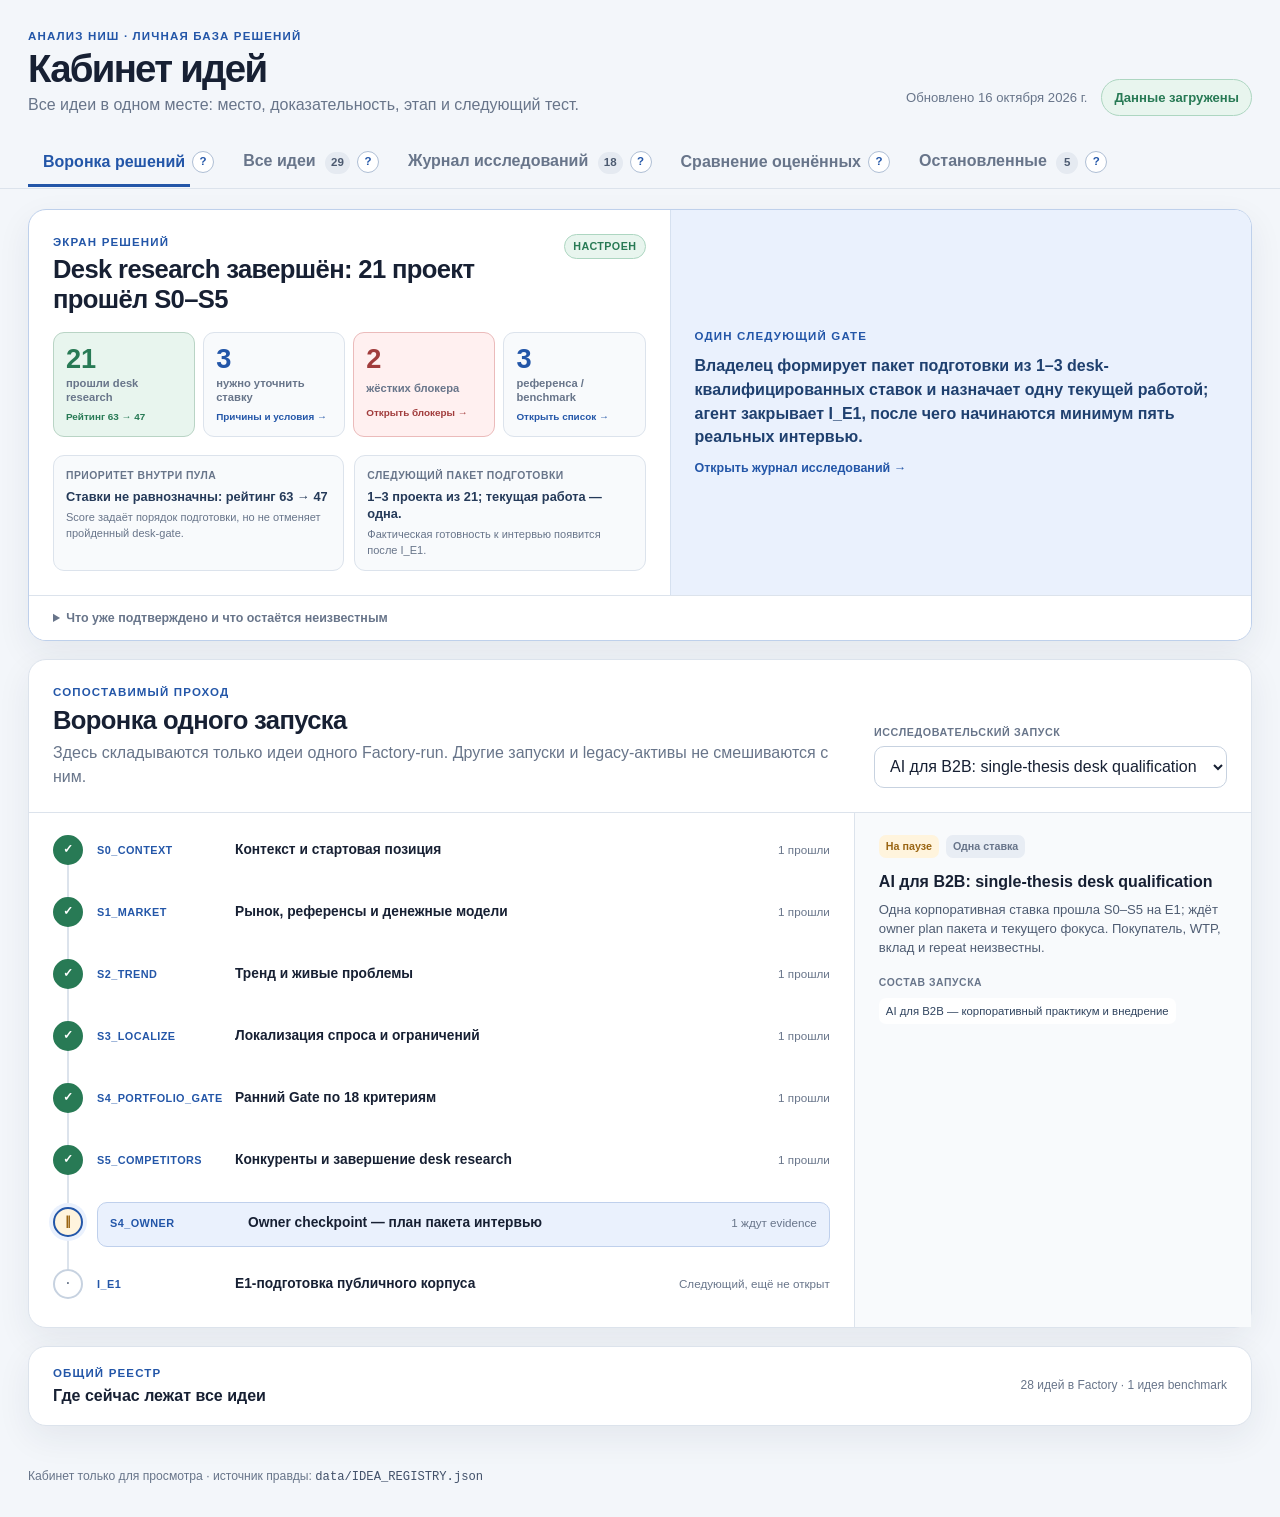
<file: dashboard/index.html>
<!doctype html>
<html lang="ru">
  <head>
    <meta charset="utf-8" />
    <meta name="viewport" content="width=device-width, initial-scale=1" />
    <meta name="color-scheme" content="light" />
    <title>Анализ Ниш — Кабинет идей</title>
    <link rel="icon" href="./favicon.svg?v=20260703" type="image/svg+xml" />
    <link rel="stylesheet" href="./styles.css?v=20261016-current-hit-parade-2" />
  </head>
  <body>
    <header class="topbar">
      <div class="brand-block">
        <p class="eyebrow">Анализ Ниш · личная база решений</p>
        <h1>Кабинет идей</h1>
        <p class="page-summary">Все идеи в одном месте: место, доказательность, этап и следующий тест.</p>
      </div>
      <div class="topbar-meta">
        <span class="updated" id="updated-at"></span>
        <div class="status" id="data-status" role="status">Загрузка данных</div>
      </div>
    </header>

    <nav class="view-tabs" aria-label="Разделы кабинета" role="tablist">
      <div class="view-tab-wrap" role="presentation"><button class="view-tab active" type="button" role="tab" aria-selected="true" aria-controls="view-funnel" data-view="funnel">Воронка решений</button><button class="tab-help help-trigger" type="button" data-tooltip="Показывает не только текущую полку, но и сколько идей дошло, прошло дальше и остановилось на каждом этапе." aria-label="Что находится в разделе «Воронка решений»?">?</button></div>
      <div class="view-tab-wrap" role="presentation"><button class="view-tab" type="button" role="tab" aria-selected="false" aria-controls="view-all-ideas" data-view="all-ideas">Все идеи <span class="tab-count" id="tab-total">0</span></button><button class="tab-help help-trigger" type="button" data-tooltip="Полный реестр всех сохранённых идей. Нажатие «Все идеи» сбрасывает фильтры и возвращает весь список." aria-label="Что находится в разделе «Все идеи»?">?</button></div>
      <div class="view-tab-wrap" role="presentation"><button class="view-tab" type="button" role="tab" aria-selected="false" aria-controls="view-research" data-view="research">Журнал исследований <span class="tab-count" id="tab-runs">0</span></button><button class="tab-help help-trigger" type="button" data-tooltip="История отдельных исследовательских прогонов: что, когда и какими источниками проверяли, к какому выводу пришли. Это не второй список идей." aria-label="Что находится в разделе «Журнал исследований»?">?</button></div>
      <div class="view-tab-wrap" role="presentation"><button class="view-tab" type="button" role="tab" aria-selected="false" aria-controls="view-portfolio" data-view="portfolio">Сравнение оценённых</button><button class="tab-help help-trigger" type="button" data-tooltip="Актуальный хит-парад берётся из реестра desk-квалифицированных ставок. Отдельно доступны исторические таблицы v0.7; все идеи остаются в общем реестре." aria-label="Что находится в разделе «Сравнение оценённых»?">?</button></div>
      <div class="view-tab-wrap" role="presentation"><button class="view-tab" type="button" role="tab" aria-selected="false" aria-controls="view-archive" data-view="archive">Остановленные <span class="tab-count" id="tab-archive">0</span></button><button class="tab-help help-trigger" type="button" data-tooltip="Идеи на паузе и в отсеве. Они не удалены: у каждой сохраняются причина остановки и условие возврата." aria-label="Что находится в разделе «Остановленные»?">?</button></div>
    </nav>

    <main class="layout" id="main-content">
      <div class="error-message" id="error-message" hidden></div>

      <section class="app-view" id="view-all-ideas" role="tabpanel" data-panel="all-ideas" hidden>
        <section class="panel registry-panel" aria-labelledby="registry-title">
          <div class="section-head registry-head">
            <div>
              <div class="section-kicker">Единый реестр</div>
              <h2 id="registry-title">Все идеи</h2>
              <p>Рейтинг осторожный: высокая оценка без доказательств остаётся ближе к нейтральным 50.</p>
            </div>
            <div class="add-instruction"><span>Добавить идею</span><strong id="add-idea-instruction">«Заземли идею: …»</strong></div>
          </div>

          <div class="registry-controls" aria-label="Фильтры реестра">
            <label class="search-control">
              <span>Поиск</span>
              <input id="idea-search" type="search" placeholder="Название, категория, риск…" autocomplete="off" />
            </label>
            <label>
              <span>Категория</span>
              <select id="category-filter"><option value="all">Все категории</option></select>
            </label>
            <label>
              <span>Этап</span>
              <select id="stage-filter"><option value="all">Все этапы</option></select>
            </label>
            <label>
              <span>Решение</span>
              <select id="gate-filter"><option value="all">Все решения</option></select>
            </label>
            <label>
              <span>Сортировка</span>
              <select id="sort-control">
                <option value="current">Текущий рейтинг</option>
                <option value="base">Предварительная оценка</option>
                <option value="confidence">Глубина исследования</option>
                <option value="stage">Этап воронки</option>
                <option value="title">По названию</option>
              </select>
            </label>
            <button class="reset-button" id="reset-filters" type="button">Сбросить</button>
          </div>

          <div class="registry-result-line"><strong id="result-count">0 идей</strong><span id="filter-description">без фильтров</span></div>
          <div class="idea-table-head" aria-hidden="true">
            <span>№</span><span>Идея</span><span>Рейтинг</span><span>Доверие</span><span>Этап</span><span>Решение</span><span>Почему здесь</span><span></span>
          </div>
          <div class="idea-list" id="idea-list"></div>
          <div class="empty-state" id="idea-empty" hidden>
            <strong id="idea-empty-title">По этим фильтрам идей нет</strong>
            <p id="idea-empty-text">Сбрось фильтры или добавь новую идею через чат.</p>
            <button class="empty-reset-button" id="show-all-ideas" type="button">Показать все идеи</button>
          </div>
        </section>

        <details class="panel model-note">
          <summary>Как меняется место в рейтинге</summary>
          <div class="model-note-body">
            <p><strong>Предварительная оценка</strong> — что мы сейчас думаем о потенциале. <strong>Доверие</strong> — насколько это подтверждено. <strong>Текущий рейтинг</strong> — осторожное число после поправки на неизвестность.</p>
            <code id="ranking-formula">50 + (оценка − 50) × доверие</code>
            <p>Исследование не обязано поднимать идею: хорошая гипотеза поднимается после подтверждения, слабая — опускается. Этап и результат проверки показаны отдельно и не маскируются внутри рейтинга.</p>
          </div>
        </details>
      </section>

      <section class="app-view active" id="view-funnel" role="tabpanel" data-panel="funnel">
        <section class="decision-brief" id="decision-brief" aria-labelledby="decision-brief-title"></section>
        <section class="panel round-selection-panel" id="round-selection-panel" aria-labelledby="round-selection-title" hidden>
          <div class="section-head round-selection-head">
            <div><div class="section-kicker">Расшифровка статуса</div><h2 id="round-selection-title">Идеи группы</h2><p id="round-selection-note">Здесь показаны этап, причина решения и следующий gate.</p></div>
            <button class="reset-button" id="close-round-selection" type="button">Закрыть</button>
          </div>
          <div class="round-selection-groups" id="round-selection-groups"></div>
        </section>
        <section class="panel run-funnel-panel" aria-labelledby="run-funnel-title">
          <div class="section-head run-funnel-head">
            <div><div class="section-kicker">Сопоставимый проход</div><h2 id="run-funnel-title">Воронка одного запуска</h2><p>Здесь складываются только идеи одного Factory-run. Другие запуски и legacy-активы не смешиваются с ним.</p></div>
            <label class="run-select-control"><span>Исследовательский запуск</span><select id="run-select"></select></label>
          </div>
          <div class="run-funnel-body" id="run-funnel-body"></div>
        </section>
        <details class="panel stage-map-panel">
          <summary><span><span class="section-kicker">Общий реестр</span><strong>Где сейчас лежат все идеи</strong></span><span class="stage-map-summary" id="stage-map-summary">Открыть карту стадий</span></summary>
          <div class="stage-map-intro"><p>Одна идея показана в одном текущем месте. Нажми этап, чтобы открыть его проекты и причины решений.</p></div>
          <ol class="funnel-grid" id="funnel-grid"></ol>
          <div class="benchmark-row" id="benchmark-row"></div>
        </details>
        <section class="panel funnel-selection-panel" id="funnel-selection-panel" hidden>
          <div class="section-head funnel-selection-head">
            <div><div class="section-kicker">Выбранный этап</div><h2 id="funnel-selection-title">Идеи этапа</h2><p id="funnel-selection-note">Здесь видны все идеи, которые дошли до этапа, включая прошедшие дальше и остановленные.</p></div>
            <button class="help-trigger" type="button" data-tooltip="Текущий рейтинг учитывает предварительную оценку и доверие к доказательствам. Этап и результат проверки показаны отдельно и не добавляют скрытых баллов." aria-label="Как упорядочены идеи этапа?">?</button>
          </div>
          <div class="funnel-selection-controls" aria-label="Фильтры выбранного этапа">
            <label><span>Результат проверки</span><select id="funnel-gate-filter"><option value="all">Все результаты</option></select></label>
            <label><span>Порядок</span><select id="funnel-sort-control"><option value="current">Текущий рейтинг</option><option value="base">Предварительная оценка</option><option value="confidence">Глубина исследования</option><option value="title">По названию</option></select></label>
            <button class="reset-button" id="clear-funnel-selection" type="button">Снять выбор</button>
          </div>
          <div class="registry-result-line"><strong id="funnel-selection-count">0 идей</strong><span id="funnel-selection-filter">без дополнительного фильтра</span></div>
          <div class="idea-table-head" aria-hidden="true"><span>Место</span><span>Идея</span><span>Рейтинг</span><span>Доверие</span><span>Этап</span><span>Решение</span><span>Почему здесь</span><span></span></div>
          <div class="idea-list" id="funnel-idea-list"></div>
          <div class="empty-state" id="funnel-idea-empty" hidden><strong id="funnel-empty-title">На этом этапе сейчас нет идей</strong><p id="funnel-empty-text">Выбери другой этап.</p></div>
        </section>
      </section>

      <section class="app-view" id="view-research" role="tabpanel" data-panel="research" hidden>
        <section class="panel">
          <div class="section-head"><div><div class="section-kicker">История работы</div><h2>Журнал исследований</h2><p>Каждая запись — отдельный исследовательский прогон с результатом и исходными материалами, а не ещё одна копия идеи.</p></div></div>
          <div class="run-list" id="run-list"></div>
        </section>
      </section>

      <section class="app-view" id="view-portfolio" role="tabpanel" data-panel="portfolio" hidden>
        <section class="panel portfolio-panel" aria-labelledby="portfolio-title">
          <div class="section-head portfolio-heading">
            <div><div class="section-kicker">Рейтинг ставок</div><h2 id="portfolio-title">Актуальный хит-парад</h2><p id="portfolio-description">Текущая очередь ставок, прошедших S0–S5. Рейтинг осторожный: предварительная оценка скорректирована доверием к доказательствам. Он задаёт порядок проверки, а не доказывает продажи и не назначает текущий фокус.</p></div>
            <div class="portfolio-tabs" role="tablist" aria-label="Представление портфеля">
              <button class="portfolio-tab active" type="button" role="tab" aria-selected="true" data-portfolio="current">Текущие ставки</button>
              <button class="portfolio-tab" type="button" role="tab" aria-selected="false" data-portfolio="queue">Ставки v0.7</button>
              <button class="portfolio-tab" type="button" role="tab" aria-selected="false" data-portfolio="market">Рынки v0.7</button>
            </div>
          </div>
          <div class="table-scroll" tabindex="0"><table><thead id="portfolio-head"></thead><tbody id="portfolio-body"></tbody></table></div>
          <article class="portfolio-detail" id="portfolio-detail"></article>
        </section>
      </section>

      <section class="app-view" id="view-archive" role="tabpanel" data-panel="archive" hidden>
        <section class="panel">
          <div class="section-head"><div><div class="section-kicker">Не удаляем историю</div><h2>Почему идеи остановились</h2><p><strong>Уточнить ставку</strong> означает убрать дублирование или слишком широкую формулировку продукта. <strong>Жёсткие блокеры</strong> — подтверждённые ограничения exact-модели. Готовые к интервью проекты сюда не попадают.</p></div></div>
          <div class="archive-groups" id="archive-groups"></div>
        </section>
      </section>
    </main>

    <div class="floating-tooltip" id="floating-tooltip" role="tooltip" hidden></div>

    <footer>
      <span>Кабинет только для просмотра · источник правды: <code>data/IDEA_REGISTRY.json</code></span>
    </footer>

    <script src="./app.js?v=20261016-current-hit-parade-2" defer></script>
  </body>
</html>
</file>
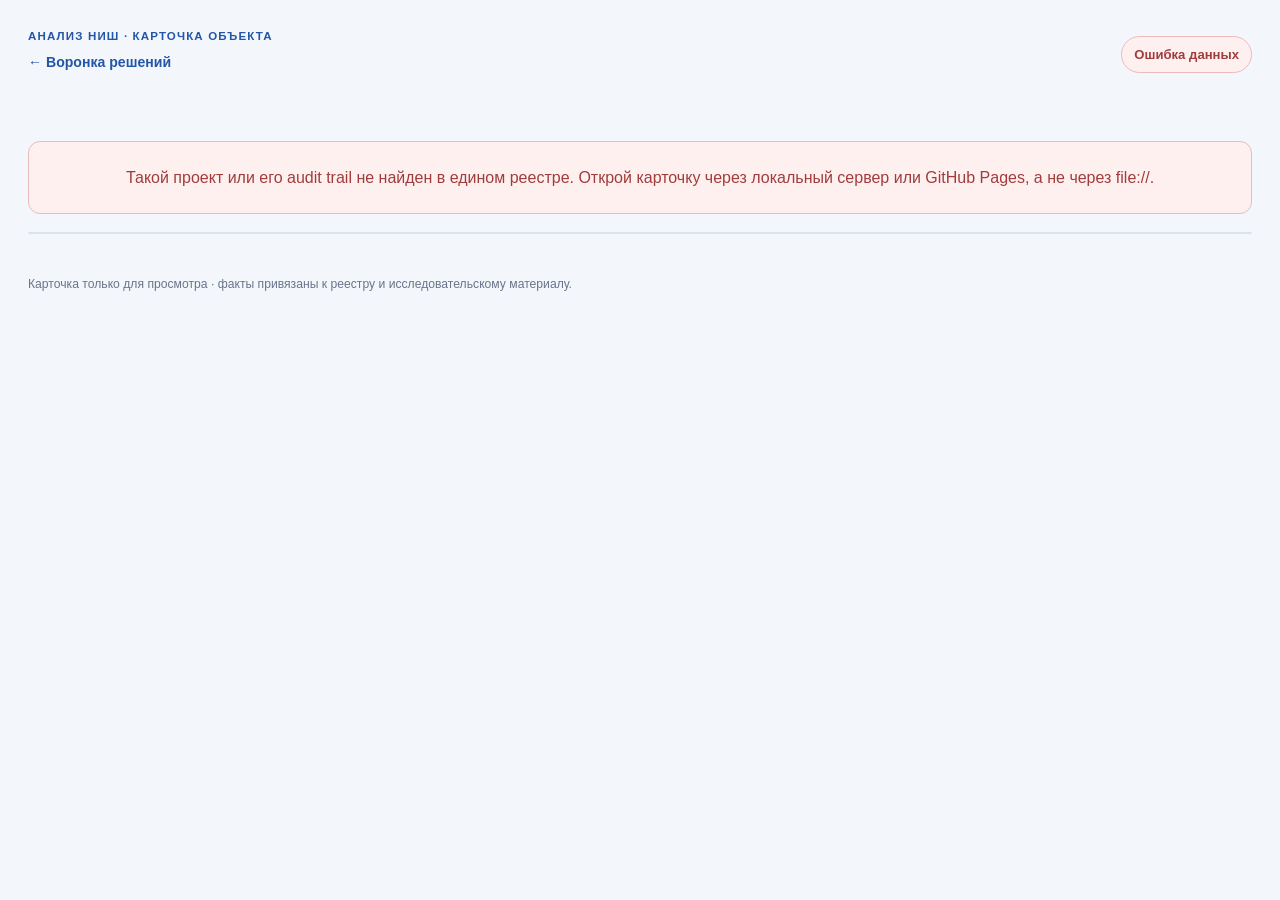
<file: dashboard/project.html>
<!doctype html>
<html lang="ru">
  <head>
    <meta charset="utf-8" />
    <meta name="viewport" content="width=device-width, initial-scale=1" />
    <meta name="color-scheme" content="light" />
    <title>Карточка проекта — Анализ Ниш</title>
    <link rel="icon" href="./favicon.svg?v=20260703" type="image/svg+xml" />
    <link rel="stylesheet" href="./styles.css?v=20260913-interview-ready-pool" />
  </head>
  <body class="project-page">
    <header class="topbar project-topbar">
      <div class="brand-block">
        <p class="eyebrow">Анализ Ниш · карточка объекта</p>
        <a class="back-link" href="./index.html#funnel">← Воронка решений</a>
      </div>
      <div class="topbar-meta"><div class="status" id="data-status" role="status">Загрузка данных</div></div>
    </header>

    <main class="layout project-layout" id="main-content">
      <div class="error-message" id="error-message" hidden></div>
      <article class="project-card-page" id="project-card" aria-live="polite"></article>
    </main>

    <footer><span>Карточка только для просмотра · факты привязаны к реестру и исследовательскому материалу.</span></footer>

    <script src="./project.js?v=20260913-interview-ready-pool" defer></script>
  </body>
</html>
</file>
<file: dashboard/styles.css>
:root {
  color-scheme: light;
  --bg: #f3f6fa;
  --surface: #ffffff;
  --surface-soft: #f8fafc;
  --line: #dce3ec;
  --line-strong: #c7d2e0;
  --text: #172033;
  --muted: #68758a;
  --blue: #2356a8;
  --blue-soft: #eaf1fd;
  --green: #287a55;
  --green-soft: #e8f5ee;
  --amber: #9a6513;
  --amber-soft: #fff4dd;
  --red: #a13c3c;
  --red-soft: #fff0f0;
  --shadow: 0 12px 34px rgba(27, 45, 73, 0.07);
  --radius: 18px;
  --content: 1560px;
  font-family: Inter, ui-sans-serif, -apple-system, BlinkMacSystemFont, "Segoe UI", sans-serif;
}

* { box-sizing: border-box; }

html { background: var(--bg); }

body {
  margin: 0;
  min-width: 320px;
  background: var(--bg);
  color: var(--text);
  line-height: 1.45;
}

button, input, select { font: inherit; }

button, select { cursor: pointer; }

a { color: var(--blue); }

button:focus-visible,
input:focus-visible,
select:focus-visible,
a:focus-visible,
summary:focus-visible,
[tabindex]:focus-visible {
  outline: 3px solid rgba(35, 86, 168, 0.28);
  outline-offset: 2px;
}

.topbar {
  max-width: var(--content);
  margin: 0 auto;
  padding: 28px 28px 20px;
  display: flex;
  justify-content: space-between;
  gap: 32px;
  align-items: flex-end;
}

.brand-block { min-width: 0; }

.eyebrow,
.section-kicker {
  margin: 0 0 5px;
  color: var(--blue);
  font-size: 0.72rem;
  font-weight: 800;
  letter-spacing: 0.1em;
  text-transform: uppercase;
}

h1, h2, h3, p { margin-top: 0; }

h1 {
  margin-bottom: 5px;
  font-size: clamp(2rem, 3vw, 3.2rem);
  line-height: 1;
  letter-spacing: -0.045em;
}

h2 {
  margin-bottom: 6px;
  font-size: clamp(1.35rem, 2vw, 1.85rem);
  line-height: 1.15;
  letter-spacing: -0.025em;
}

h3 { margin-bottom: 5px; line-height: 1.25; }

.page-summary,
.section-head p,
.registry-head p {
  margin-bottom: 0;
  color: var(--muted);
}

.topbar-meta {
  display: flex;
  align-items: center;
  gap: 14px;
  flex-shrink: 0;
}

.updated { color: var(--muted); font-size: 0.82rem; }

.status {
  padding: 8px 12px;
  border: 1px solid var(--line);
  border-radius: 999px;
  background: var(--surface);
  color: var(--muted);
  font-size: 0.82rem;
  font-weight: 750;
  white-space: nowrap;
}

.status.ok { color: var(--green); border-color: #add6c1; background: var(--green-soft); }
.status.error { color: var(--red); border-color: #ebbbbb; background: var(--red-soft); }

.view-tabs {
  position: sticky;
  top: 0;
  z-index: 20;
  display: flex;
  gap: 4px;
  max-width: var(--content);
  margin: 0 auto;
  padding: 0 28px;
  overflow-x: auto;
  scrollbar-width: thin;
  background: rgba(243, 246, 250, 0.96);
  border-bottom: 1px solid var(--line);
}

.view-tab {
  border: 0;
  border-bottom: 3px solid transparent;
  padding: 13px 5px 11px 15px;
  background: transparent;
  color: var(--muted);
  font-weight: 750;
  white-space: nowrap;
}

.view-tab-wrap {
  display: flex;
  align-items: center;
  flex: 0 0 auto;
}

.view-tab .tab-count {
  display: inline-grid;
  place-items: center;
  min-width: 22px;
  height: 22px;
  margin-left: 5px;
  padding: 0 6px;
  border-radius: 999px;
  background: #e5eaf1;
  color: #4c5a70;
  font-size: 0.72rem;
}

.view-tab.active { color: var(--blue); border-bottom-color: var(--blue); }
.view-tab.active .tab-count { color: var(--blue); background: var(--blue-soft); }

.help-trigger {
  width: 22px;
  height: 22px;
  display: inline-grid;
  place-items: center;
  flex: 0 0 22px;
  border: 1px solid #aebed4;
  border-radius: 999px;
  padding: 0;
  background: var(--surface);
  color: var(--blue);
  font-size: .72rem;
  font-weight: 850;
  line-height: 1;
}

.help-trigger:hover,
.help-trigger[aria-expanded="true"] {
  border-color: var(--blue);
  background: var(--blue-soft);
}

.tab-help { margin: 0 10px 0 2px; }

.layout {
  width: min(calc(100% - 56px), var(--content));
  margin: 20px auto 42px;
}

.app-view { display: grid; gap: 18px; }
.app-view[hidden] { display: none !important; }

.panel {
  border: 1px solid var(--line);
  border-radius: var(--radius);
  background: var(--surface);
  box-shadow: var(--shadow);
}

.decision-brief {
  display: grid;
  grid-template-columns: minmax(0, 1.05fr) minmax(320px, .95fr);
  gap: 0;
  overflow: clip;
  border: 1px solid #bed0eb;
  border-radius: var(--radius);
  background: var(--surface);
  box-shadow: var(--shadow);
}

.owner-overview {
  display: grid;
  align-content: start;
  gap: 18px;
  padding: 24px;
  border-right: 1px solid #d6e1f0;
}

.owner-heading { display: flex; align-items: flex-start; justify-content: space-between; gap: 18px; }
.owner-heading .section-kicker { margin-bottom: 5px; }
.owner-heading h2 { max-width: 620px; margin: 0; font-size: clamp(1.35rem, 2vw, 1.75rem); }

.decision-status {
  display: inline-flex;
  width: fit-content;
  padding: 4px 8px;
  border: 1px solid #add6c1;
  border-radius: 999px;
  background: var(--green-soft);
  color: var(--green);
  font-size: .67rem;
  font-weight: 820;
  letter-spacing: .045em;
  text-transform: uppercase;
}

.owner-flow {
  display: flex;
  align-items: center;
  gap: 9px;
}

.owner-flow-step {
  min-width: 0;
  flex: 1;
  display: grid;
  justify-items: center;
  gap: 3px;
  border: 0;
  border-radius: 11px;
  padding: 10px 8px;
  background: var(--surface-soft);
  color: var(--text);
  text-align: center;
  text-decoration: none;
}

.owner-flow-step:hover { background: #f0f5fb; }
.owner-flow-step strong { color: var(--blue); font-size: clamp(1.55rem, 3vw, 2.15rem); line-height: 1; }
.owner-flow-step span { color: var(--muted); font-size: .76rem; font-weight: 720; }
.owner-flow-target { background: var(--amber-soft); }
.owner-flow-target strong { color: var(--amber); }
.owner-flow > i { color: var(--line-strong); font-size: 1.1rem; font-style: normal; }

.round-state-grid { display: grid; grid-template-columns: repeat(4, minmax(0, 1fr)); gap: 8px; }
.round-state-card { display: grid; gap: 4px; width: 100%; min-width: 0; padding: 12px; appearance: none; border: 1px solid var(--line); border-radius: 11px; background: var(--surface-soft); color: inherit; font: inherit; text-align: left; cursor: pointer; transition: border-color .16s ease, box-shadow .16s ease, transform .16s ease; }
.round-state-card strong { color: var(--blue); font-size: 1.7rem; line-height: 1; }
.round-state-card span { color: var(--muted); font-size: .7rem; font-weight: 720; line-height: 1.25; }
.round-state-card small { margin-top: 3px; color: var(--blue); font-size: .62rem; font-weight: 790; line-height: 1.25; }
.round-state-card:hover { border-color: #9db7dc; transform: translateY(-1px); }
.round-state-card:focus-visible { outline: 3px solid rgba(39, 95, 177, .25); outline-offset: 2px; }
.round-state-card.selected { border-color: var(--blue); box-shadow: 0 0 0 2px rgba(39, 95, 177, .12); }
.round-state-card.is-final { border-color: #b9d4c5; background: var(--green-soft); }
.round-state-card.is-final strong { color: var(--green); }
.round-state-card.is-final small { color: var(--green); }
.round-state-card.is-hard { border-color: #ebbbbb; background: var(--red-soft); }
.round-state-card.is-hard strong { color: var(--red); }
.round-state-card.is-hard small { color: var(--red); }
.round-priority-grid { display: grid; grid-template-columns: repeat(2, minmax(0, 1fr)); gap: 10px; }
.round-priority-grid > div { min-width: 0; padding: 12px; border: 1px solid var(--line); border-radius: 11px; background: var(--surface-soft); }
.round-priority-grid span { display: block; margin-bottom: 5px; color: var(--muted); font-size: .65rem; font-weight: 820; letter-spacing: .045em; text-transform: uppercase; }
.round-priority-grid strong { display: block; color: #253a59; font-size: .8rem; line-height: 1.35; }
.round-priority-grid small { display: block; margin-top: 5px; color: var(--muted); font-size: .69rem; line-height: 1.4; }

.owner-next-gate {
  display: grid;
  align-content: center;
  gap: 10px;
  min-width: 0;
  padding: 24px;
  background: var(--blue-soft);
}

.owner-next-gate .section-kicker { margin: 0; }
.owner-next-gate > strong { overflow-wrap: anywhere; color: #1f406f; font-size: 1rem; line-height: 1.48; }
.owner-next-gate a { width: fit-content; font-size: .78rem; font-weight: 780; text-decoration: none; }
.owner-next-gate a:hover { text-decoration: underline; }

.decision-context { grid-column: 1 / -1; border-top: 1px solid var(--line); background: var(--surface); }
.decision-context > summary { padding: 13px 24px; color: var(--muted); cursor: pointer; font-size: .78rem; font-weight: 760; }
.decision-context > div { display: grid; grid-template-columns: repeat(3, minmax(0, 1fr)); border-top: 1px solid var(--line); }
.decision-context p { margin: 0; padding: 16px 20px; color: #4d5e76; font-size: .78rem; }
.decision-context p + p { border-left: 1px solid var(--line); }
.decision-context p > span { display: block; margin-bottom: 6px; color: var(--muted); font-size: .65rem; font-weight: 820; letter-spacing: .055em; text-transform: uppercase; }

.registry-panel { overflow: clip; }

.section-head {
  display: flex;
  justify-content: space-between;
  gap: 24px;
  align-items: flex-start;
  padding: 24px;
  border-bottom: 1px solid var(--line);
}

.registry-head { align-items: center; }

.add-instruction {
  min-width: 220px;
  display: grid;
  gap: 2px;
  padding: 11px 14px;
  border: 1px solid #bfd0ec;
  border-radius: 12px;
  background: var(--blue-soft);
}

.add-instruction span { color: var(--blue); font-size: 0.72rem; font-weight: 800; text-transform: uppercase; letter-spacing: .06em; }
.add-instruction strong { font-size: 0.86rem; }

.registry-controls {
  display: grid;
  grid-template-columns: minmax(220px, 1.8fr) repeat(4, minmax(135px, 1fr)) auto;
  gap: 10px;
  padding: 16px 24px;
  background: var(--surface-soft);
  border-bottom: 1px solid var(--line);
}

.registry-controls label { display: grid; gap: 4px; min-width: 0; }
.registry-controls label > span { color: var(--muted); font-size: 0.7rem; font-weight: 800; text-transform: uppercase; letter-spacing: .05em; }

.registry-controls input,
.registry-controls select {
  width: 100%;
  height: 40px;
  min-width: 0;
  border: 1px solid var(--line-strong);
  border-radius: 10px;
  background: var(--surface);
  color: var(--text);
  padding: 0 11px;
}

.reset-button {
  align-self: end;
  height: 40px;
  border: 1px solid var(--line-strong);
  border-radius: 10px;
  padding: 0 14px;
  background: var(--surface);
  color: var(--muted);
  font-weight: 700;
}

.reset-button:hover { color: var(--blue); border-color: #91acd3; }

.registry-result-line {
  display: flex;
  gap: 8px;
  padding: 11px 24px;
  color: var(--muted);
  font-size: 0.8rem;
  border-bottom: 1px solid var(--line);
}

.registry-result-line strong { color: var(--text); }

.idea-table-head,
.idea-summary {
  display: grid;
  grid-template-columns: 42px minmax(190px, 1.25fr) 84px 102px 138px 148px minmax(210px, 1.55fr) 22px;
  gap: 12px;
  align-items: center;
}

.idea-table-head {
  padding: 9px 18px;
  background: #f0f4f8;
  color: var(--muted);
  font-size: 0.68rem;
  font-weight: 800;
  text-transform: uppercase;
  letter-spacing: .045em;
}

.idea-list { background: var(--line); display: grid; gap: 1px; }

.idea-card { background: var(--surface); }
.idea-card summary::-webkit-details-marker { display: none; }
.idea-card summary { list-style: none; }

.idea-summary {
  min-height: 86px;
  padding: 12px 18px;
  cursor: pointer;
  transition: background 140ms ease;
}

.idea-summary:hover { background: #fbfcfe; }
.idea-card[open] .idea-summary { background: #f7faff; }

.idea-rank {
  display: grid;
  place-items: center;
  width: 34px;
  height: 34px;
  border: 1px solid var(--line);
  border-radius: 10px;
  color: var(--muted);
  font-size: 0.78rem;
  font-weight: 800;
}

.idea-identity,
.rating-cell,
.confidence-cell,
.stage-cell { min-width: 0; display: grid; gap: 3px; }

.idea-identity strong { overflow: hidden; text-overflow: ellipsis; }
.idea-identity small,
.rating-cell small,
.confidence-cell small,
.stage-cell small { color: var(--muted); font-size: 0.71rem; overflow: hidden; text-overflow: ellipsis; white-space: nowrap; }

.rating-cell strong { font-size: 1.45rem; line-height: 1; }
.tone-strong .rating-cell strong { color: var(--green); }
.tone-promising .rating-cell strong { color: var(--blue); }
.tone-neutral .rating-cell strong { color: var(--amber); }
.tone-weak .rating-cell strong { color: var(--red); }

.confidence-cell > strong { font-size: 0.92rem; }
.confidence-track { width: 100%; height: 5px; overflow: hidden; border-radius: 999px; background: #e6ebf2; }
.confidence-track i { display: block; height: 100%; background: var(--blue); border-radius: inherit; }

.stage-cell strong { font-size: 0.8rem; }

.gate-cell { min-width: 0; display: grid; gap: 4px; }

.gate-cell span {
  display: inline-flex;
  width: fit-content;
  max-width: 100%;
  padding: 5px 8px;
  border-radius: 8px;
  background: #edf1f6;
  color: #526078;
  font-size: 0.72rem;
  font-weight: 780;
}

.gate-cell small { color: var(--muted); font-size: .64rem; font-weight: 720; line-height: 1.25; }

.gate-passed .gate-cell span { color: var(--green); background: var(--green-soft); }
.gate-in_progress .gate-cell span { color: var(--blue); background: var(--blue-soft); }
.gate-passed_not_selected .gate-cell span { color: var(--amber); background: var(--amber-soft); }
.gate-failed .gate-cell span { color: var(--red); background: var(--red-soft); }

.reason-cell {
  min-width: 0;
  color: #4e5c72;
  font-size: 0.78rem;
  display: -webkit-box;
  -webkit-line-clamp: 2;
  -webkit-box-orient: vertical;
  overflow: hidden;
}

.audit-class {
  display: block;
  margin-top: 4px;
  color: var(--blue);
  font-size: .66rem;
  font-weight: 760;
  letter-spacing: .025em;
}

.expand-icon { color: var(--muted); transition: transform 160ms ease; }
.idea-card[open] .expand-icon { transform: rotate(180deg); }

.idea-details {
  display: grid;
  grid-template-columns: repeat(4, minmax(0, 1fr));
  gap: 12px;
  padding: 16px 18px 18px 72px;
  border-top: 1px solid var(--line);
  background: #f8fbff;
}

.idea-details > div { min-width: 0; padding-right: 10px; border-right: 1px solid var(--line); }
.idea-details > div:last-of-type { border-right: 0; }
.idea-details span,
.portfolio-detail span { display: block; margin-bottom: 4px; color: var(--muted); font-size: 0.68rem; font-weight: 800; text-transform: uppercase; letter-spacing: .045em; }
.idea-details p { margin: 0; font-size: 0.8rem; }
.idea-details .score-explanation strong { color: var(--blue); }
.legacy-confidence { display: block; margin-top: 8px; color: var(--muted); font-size: .72rem; line-height: 1.45; }
.idea-details .next-gate-detail { padding: 12px; border: 1px solid #bfd0ec; border-radius: 11px; background: var(--blue-soft); }
.idea-details .next-gate-detail span { color: var(--blue); }
.idea-details .next-gate-detail p { color: #1f406f; font-weight: 650; }
.idea-details .project-summary-detail {
  grid-column: 1 / -1;
  padding: 12px;
  border: 1px solid #d6e1f0;
  border-radius: 11px;
  background: var(--surface);
}
.idea-details .project-summary-detail p { max-width: 980px; color: #263a57; font-weight: 620; }

.project-card-link,
.source-link {
  width: fit-content;
  font-size: 0.8rem;
  font-weight: 760;
  text-decoration: none;
}

.project-card-link { color: var(--blue); }
.source-link { color: var(--muted); font-weight: 650; }
.project-card-link:hover,
.source-link:hover { text-decoration: underline; }

.back-link { color: var(--blue); font-size: .88rem; font-weight: 760; text-decoration: none; }
.back-link:hover { text-decoration: underline; }
.project-layout { padding-top: 28px; }
.project-card-page { min-width: 0; max-width: 100%; overflow: hidden; border: 1px solid var(--line); border-radius: 18px; background: var(--surface); box-shadow: 0 12px 30px rgb(27 56 96 / 7%); }
.project-card-hero { display: grid; min-width: 0; max-width: 100%; grid-template-columns: minmax(0, 1fr) 172px; gap: 28px; padding: 34px; border-bottom: 1px solid var(--line); background: #f7faff; }
.project-card-hero h1 { margin: 0 0 12px; font-size: clamp(1.7rem, 3vw, 2.5rem); line-height: 1.08; }
.project-card-hero > div > p:last-child { max-width: 840px; margin: 0; color: #32435d; font-size: 1rem; line-height: 1.55; }
.project-score { display: grid; align-content: center; justify-items: end; gap: 3px; color: var(--muted); text-align: right; }
.project-score strong { color: var(--blue); font-size: 3rem; line-height: 1; }
.project-score span { font-size: .74rem; font-weight: 750; }
.project-score b { margin-top: 7px; color: #1f406f; font-size: .78rem; }
.project-score .legacy-confidence { max-width: 260px; text-align: right; }
.project-facts { display: grid; min-width: 0; max-width: 100%; grid-template-columns: repeat(3, minmax(0, 1fr)); gap: 0; border-bottom: 1px solid var(--line); }
.project-facts > div,
.project-research > div { min-width: 0; padding: 24px 26px; }
.project-facts > div + div { border-left: 1px solid var(--line); }
.project-facts span,
.project-research span { display: block; margin-bottom: 7px; color: var(--muted); font-size: .7rem; font-weight: 800; letter-spacing: .05em; text-transform: uppercase; }
.project-facts p,
.project-research p { margin: 0; overflow-wrap: anywhere; color: #263a57; font-size: .92rem; line-height: 1.52; }
.project-research { display: grid; min-width: 0; max-width: 100%; grid-template-columns: repeat(2, minmax(0, 1fr)); background: var(--surface-soft); }
.project-research > div { border-bottom: 1px solid var(--line); }
.project-research > div:nth-child(odd) { border-right: 1px solid var(--line); }
.project-research > div:nth-last-child(-n + 2) { border-bottom: 0; }
.project-state strong { color: var(--green); }
.project-next { background: var(--blue-soft); }
.project-next span { color: var(--blue); }
.project-next p { color: #1f406f; font-weight: 650; }
.project-source { display: flex; align-items: center; justify-content: space-between; gap: 18px; padding: 19px 26px; background: var(--surface); }
.project-source p { max-width: 680px; margin: 0; color: var(--muted); font-size: .8rem; }
.project-source a { color: var(--muted); font-size: .78rem; font-weight: 700; white-space: nowrap; text-decoration: none; }
.project-source a:hover { text-decoration: underline; }

.decision-strip {
  display: grid;
  grid-template-columns: repeat(6, minmax(0, 1fr));
  border-bottom: 1px solid var(--line);
  background: #fff;
}

.decision-strip > div {
  min-width: 0;
  padding: 16px 18px;
  border-right: 1px solid var(--line);
}

.decision-strip > div:last-child { border-right: 0; }
.decision-strip span,
.project-section span,
.gate-contract > div > span,
.gate-question > span {
  display: block;
  margin-bottom: 6px;
  color: var(--muted);
  font-size: .67rem;
  font-weight: 820;
  letter-spacing: .05em;
  text-transform: uppercase;
}
.decision-strip strong { display: block; overflow-wrap: anywhere; font-size: .79rem; line-height: 1.35; }
.decision-strip .competition-fact { background: var(--green-soft); }
.decision-strip .competition-fact strong { color: var(--green); }
.decision-strip .portfolio-state { background: var(--blue-soft); }
.decision-strip .portfolio-state strong { color: var(--blue); }

.project-section { border-top: 1px solid var(--line); background: var(--surface); }
.project-section-head { display: flex; align-items: flex-start; justify-content: space-between; gap: 24px; padding: 24px 26px; border-bottom: 1px solid var(--line); }
.project-section-head h2,
.project-section-head p { margin-bottom: 0; }
.project-section-head > p { max-width: 520px; color: var(--muted); font-size: .82rem; }
.gate-macro { width: fit-content; padding: 6px 9px; border: 1px solid #bfd0ec; border-radius: 999px; background: var(--blue-soft); color: var(--blue) !important; white-space: nowrap; }
.gate-question { padding: 21px 26px; background: var(--blue-soft); }
.gate-question span { color: var(--blue); }
.gate-question p { max-width: 1040px; margin: 0; color: #1f406f; font-size: 1rem; font-weight: 720; }
.gate-contract { display: grid; grid-template-columns: repeat(2, minmax(0, 1fr)); }
.gate-contract > div { min-width: 0; padding: 22px 26px; }
.gate-contract > div + div { border-left: 1px solid var(--line); }
.gate-contract ul { margin: 0; padding-left: 19px; }
.gate-contract li + li { margin-top: 6px; }
.gate-contract p { margin: 0; color: #43516a; }

.criteria-list { display: grid; grid-template-columns: repeat(2, minmax(0, 1fr)); gap: 12px; padding: 24px 26px; background: var(--surface-soft); }
.criterion-card { min-width: 0; padding: 16px; border: 1px solid var(--line); border-left-width: 4px; border-radius: 12px; background: var(--surface); }
.criterion-card header,
.geography-grid header { display: flex; align-items: flex-start; justify-content: space-between; gap: 12px; }
.criterion-card header span { width: fit-content; margin: 0; padding: 4px 7px; border-radius: 7px; background: #edf1f6; white-space: nowrap; }
.criterion-card p { margin: 10px 0 8px; color: #43516a; font-size: .84rem; }
.criterion-card small { color: var(--muted); font-weight: 760; }
.criterion-card.result-passed { border-left-color: var(--green); }
.criterion-card.result-passed header span { color: var(--green); background: var(--green-soft); }
.criterion-card.result-failed { border-left-color: var(--red); }
.criterion-card.result-failed header span { color: var(--red); background: var(--red-soft); }
.criterion-card.result-unknown { border-left-color: var(--amber); }
.criterion-card.result-unknown header span { color: var(--amber); background: var(--amber-soft); }

.geography-grid { display: grid; grid-template-columns: repeat(2, minmax(0, 1fr)); gap: 12px; padding: 24px 26px; }
.geography-grid article { padding: 16px; border: 1px solid var(--line); border-radius: 12px; background: var(--surface-soft); }
.geography-grid header span { margin: 0; }
.geography-grid p { margin: 9px 0 0; color: #43516a; font-size: .84rem; }

.checkpoint-list { margin: 0; padding: 24px 26px 30px; list-style: none; }
.checkpoint-item { position: relative; display: grid; grid-template-columns: 18px minmax(0, 1fr); gap: 14px; padding: 0 0 22px; }
.checkpoint-item:last-child { padding-bottom: 0; }
.checkpoint-item::before { content: ""; position: absolute; top: 17px; bottom: -1px; left: 7px; width: 2px; background: var(--line); }
.checkpoint-item:last-child::before { display: none; }
.checkpoint-marker { position: relative; z-index: 1; width: 16px; height: 16px; margin-top: 2px; border: 3px solid #c9d3df; border-radius: 999px; background: var(--surface); }
.checkpoint-copy { min-width: 0; padding-bottom: 2px; }
.checkpoint-heading { display: grid; grid-template-columns: 130px minmax(0, 1fr) auto; align-items: center; gap: 12px; }
.checkpoint-heading > span { margin: 0; color: var(--blue); }
.checkpoint-heading > b { padding: 4px 7px; border-radius: 7px; background: #edf1f6; color: var(--muted); font-size: .67rem; }
.checkpoint-copy p { margin: 6px 0 0; color: var(--muted); font-size: .8rem; }
.checkpoint-contract { margin-top: 9px; }
.checkpoint-contract > summary { width: fit-content; color: var(--blue); cursor: pointer; font-size: .73rem; font-weight: 760; }
.checkpoint-contract > div { margin-top: 9px; padding: 12px; border: 1px solid var(--line); border-radius: 9px; background: var(--surface); }
.checkpoint-contract > div > strong { display: block; color: #30445f; font-size: .78rem; }
.checkpoint-contract ul { margin: 9px 0; padding-left: 18px; color: #43516a; font-size: .75rem; }
.checkpoint-contract li + li { margin-top: 4px; }
.checkpoint-contract > div > p { margin: 0; padding-top: 9px; border-top: 1px solid var(--line); font-size: .73rem; }
.checkpoint-item.status-passed .checkpoint-marker { border-color: var(--green); background: var(--green); }
.checkpoint-item.status-failed .checkpoint-marker { border-color: var(--red); background: var(--red); }
.checkpoint-item.status-parked .checkpoint-marker { border-color: var(--amber); background: var(--amber); }
.checkpoint-item.is-current .checkpoint-copy { padding: 12px; border: 1px solid #bfd0ec; border-radius: 11px; background: var(--blue-soft); }
.checkpoint-item.is-current .checkpoint-marker { border-color: var(--blue); box-shadow: 0 0 0 4px var(--blue-soft); }

.empty-state,
.error-message {
  padding: 24px;
  color: var(--muted);
  text-align: center;
}

.empty-state strong { display: block; margin-bottom: 6px; color: var(--text); font-size: 1rem; }
.empty-state p { max-width: 720px; margin: 0 auto 14px; }
.empty-reset-button {
  min-height: 40px;
  border: 1px solid #91acd3;
  border-radius: 10px;
  padding: 8px 14px;
  background: var(--surface);
  color: var(--blue);
  font-weight: 750;
}

.error-message {
  margin-bottom: 18px;
  border: 1px solid #ebbbbb;
  border-radius: 12px;
  color: var(--red);
  background: var(--red-soft);
}

.model-note { box-shadow: none; }
.model-note > summary { padding: 16px 20px; cursor: pointer; font-weight: 780; }
.model-note-body { padding: 0 20px 18px; color: #4e5c72; }
.model-note-body p { max-width: 920px; }
.model-note-body code { display: inline-block; margin-bottom: 14px; padding: 8px 10px; border-radius: 8px; background: #edf2f7; color: #31425f; }

.run-funnel-head { align-items: end; }
.run-select-control { display: grid; gap: 5px; width: min(100%, 360px); }
.run-select-control > span { color: var(--muted); font-size: .67rem; font-weight: 820; letter-spacing: .055em; text-transform: uppercase; }
.run-select-control select { width: 100%; height: 42px; min-width: 0; border: 1px solid var(--line-strong); border-radius: 10px; padding: 0 11px; background: var(--surface); color: var(--text); }
.run-funnel-body { display: grid; grid-template-columns: minmax(0, 1.35fr) minmax(280px, .65fr); min-width: 0; }
.run-rail { min-width: 0; padding: 22px 24px 26px; }
.run-rail ol { display: grid; gap: 0; margin: 0; padding: 0; list-style: none; }
.run-checkpoint { position: relative; display: grid; grid-template-columns: 32px minmax(0, 1fr); gap: 12px; min-height: 62px; padding-bottom: 14px; }
.run-checkpoint:last-child { min-height: 32px; padding-bottom: 0; }
.run-checkpoint:not(:last-child)::before { content: ""; position: absolute; top: 28px; bottom: -2px; left: 14px; width: 2px; background: var(--line); }
.run-checkpoint-marker { position: relative; z-index: 1; display: grid; place-items: center; width: 30px; height: 30px; border: 2px solid var(--line-strong); border-radius: 999px; background: var(--surface); color: var(--muted); font-size: .75rem; font-weight: 850; }
.run-checkpoint > div { display: grid; grid-template-columns: 126px minmax(0, 1fr) auto; align-items: baseline; gap: 8px 12px; min-width: 0; padding: 5px 0 0; }
.run-checkpoint > div > span { color: var(--blue); font-size: .68rem; font-weight: 820; letter-spacing: .04em; }
.run-checkpoint > div > strong { min-width: 0; font-size: .86rem; }
.run-checkpoint > div > small { color: var(--muted); font-size: .73rem; text-align: right; }
.run-checkpoint.tone-passed .run-checkpoint-marker { border-color: var(--green); background: var(--green); color: #fff; }
.run-checkpoint.tone-parked .run-checkpoint-marker,
.run-checkpoint.tone-mixed .run-checkpoint-marker,
.run-checkpoint.tone-not-selected .run-checkpoint-marker { border-color: var(--amber); background: var(--amber-soft); color: var(--amber); }
.run-checkpoint.tone-failed .run-checkpoint-marker { border-color: var(--red); background: var(--red); color: #fff; }
.run-checkpoint.is-current > div { margin: -5px 0 8px; padding: 10px 12px; border: 1px solid #bfd0ec; border-radius: 10px; background: var(--blue-soft); }
.run-checkpoint.is-current .run-checkpoint-marker { border-color: var(--blue); box-shadow: 0 0 0 4px var(--blue-soft); }
.run-outcome { min-width: 0; padding: 22px 24px; border-left: 1px solid var(--line); background: var(--surface-soft); }
.run-outcome-meta { display: flex; flex-wrap: wrap; gap: 7px; margin-bottom: 14px; }
.run-outcome-meta > span { padding: 4px 7px; border-radius: 7px; background: #e8edf4; color: var(--muted); font-size: .67rem; font-weight: 780; }
.run-outcome-meta .status-complete { color: var(--green); background: var(--green-soft); }
.run-outcome-meta .status-parked { color: var(--amber); background: var(--amber-soft); }
.run-outcome h3 { margin-bottom: 8px; font-size: 1rem; }
.run-outcome > p { margin-bottom: 18px; color: #4e5c72; font-size: .82rem; }
.run-candidates { display: flex; flex-wrap: wrap; gap: 7px; }
.run-candidates > span { width: 100%; color: var(--muted); font-size: .65rem; font-weight: 820; letter-spacing: .055em; text-transform: uppercase; }
.run-candidates a { padding: 5px 7px; border-radius: 7px; background: var(--surface); color: #30445f; font-size: .71rem; text-decoration: none; }
.run-candidates a:hover { color: var(--blue); }

.stage-map-panel { overflow: clip; }
.stage-map-panel > summary { display: flex; align-items: center; justify-content: space-between; gap: 18px; padding: 18px 24px; cursor: pointer; list-style-position: inside; }
.stage-map-panel > summary > span:first-child { display: inline-grid; gap: 2px; }
.stage-map-panel > summary .section-kicker { margin: 0; }
.stage-map-panel > summary strong { font-size: 1rem; }
.stage-map-summary { color: var(--muted); font-size: .75rem; }
.stage-map-intro { padding: 0 24px; border-top: 1px solid var(--line); }
.stage-map-intro p { margin: 0; padding-top: 16px; color: var(--muted); font-size: .8rem; }
.funnel-grid { display: grid; grid-template-columns: repeat(8, minmax(0, 1fr)); gap: 8px; margin: 0; padding: 18px 24px 22px; list-style: none; }

.funnel-card {
  min-width: 0;
}

.stage-jump {
  width: 100%;
  min-height: 112px;
  display: grid;
  grid-template-columns: auto 1fr;
  grid-template-rows: auto auto 1fr;
  align-items: center;
  gap: 2px 7px;
  border: 1px solid var(--line);
  border-radius: 11px;
  padding: 11px;
  background: var(--surface-soft);
  color: var(--text);
  text-align: left;
}

.stage-jump:hover { border-color: #9eb6da; background: #f5f9ff; }
.stage-jump.selected { border-color: var(--blue); background: var(--blue-soft); box-shadow: inset 0 0 0 1px var(--blue); }
.stage-jump.is-empty { border-style: dashed; background: #fbfcfe; }
.stage-jump.is-empty.selected { background: var(--blue-soft); }
.stage-jump > .stage-number { display: grid; grid-column: 1; grid-row: 1; place-items: center; width: 21px; height: 21px; border-radius: 999px; background: #e7edf5; color: var(--muted); font-size: .62rem; font-weight: 800; }
.stage-current { grid-column: 2; grid-row: 1 / 3; justify-self: end; color: var(--blue); font-size: 1.55rem; line-height: 1; }
.stage-current-label { grid-column: 1; grid-row: 2; color: var(--muted); font-size: .6rem; text-transform: uppercase; }
.stage-jump > b { grid-column: 1 / -1; grid-row: 3; align-self: end; min-width: 0; overflow-wrap: anywhere; font-size: .72rem; line-height: 1.25; }
.benchmark-row { display: flex; align-items: center; justify-content: space-between; gap: 16px; padding: 16px 24px; border-top: 1px solid var(--line); background: var(--green-soft); }
.benchmark-row > div { display: flex; align-items: flex-start; gap: 10px; min-width: 0; }
.benchmark-mark { display: grid; place-items: center; flex: 0 0 28px; width: 28px; height: 28px; border-radius: 999px; background: var(--surface); color: var(--green); font-weight: 850; }
.benchmark-row p { display: grid; gap: 2px; margin: 0; }
.benchmark-row p strong { font-size: .8rem; }
.benchmark-row p span { color: #476655; font-size: .74rem; }
.benchmark-row button { flex: 0 0 auto; border: 0; background: transparent; color: var(--green); font-size: .76rem; font-weight: 780; }

.funnel-selection-panel {
  overflow: clip;
  scroll-margin-top: 72px;
}

.funnel-selection-head { align-items: center; }

.funnel-selection-controls {
  display: grid;
  grid-template-columns: repeat(2, minmax(180px, 280px)) auto;
  gap: 10px;
  align-items: end;
  padding: 14px 24px;
  background: var(--surface-soft);
  border-bottom: 1px solid var(--line);
}

.funnel-selection-controls label { display: grid; gap: 4px; }
.funnel-selection-controls label > span { color: var(--muted); font-size: .7rem; font-weight: 800; text-transform: uppercase; letter-spacing: .05em; }
.funnel-selection-controls select { width: 100%; height: 40px; min-width: 0; border: 1px solid var(--line-strong); border-radius: 10px; padding: 0 11px; background: var(--surface); color: var(--text); }

.floating-tooltip {
  position: fixed;
  z-index: 1000;
  width: max-content;
  max-width: min(320px, calc(100vw - 20px));
  padding: 10px 12px;
  border: 1px solid #2f4567;
  border-radius: 10px;
  background: #172033;
  box-shadow: 0 10px 28px rgba(23, 32, 51, .22);
  color: #fff;
  font-size: .76rem;
  line-height: 1.4;
  pointer-events: none;
}

.floating-tooltip[hidden] { display: none; }

.run-list { display: grid; padding: 0 24px 24px; }
.run-item { display: grid; grid-template-columns: 12px 1fr; gap: 14px; padding: 20px 0; border-bottom: 1px solid var(--line); }
.run-item:last-child { border-bottom: 0; }
.run-marker { width: 9px; height: 9px; margin-top: 8px; border-radius: 999px; background: var(--green); }
.run-marker.status-parked { background: var(--amber); }
.run-title { display: flex; justify-content: space-between; gap: 18px; }
.run-title span { color: var(--blue); font-size: .7rem; font-weight: 800; text-transform: uppercase; letter-spacing: .05em; }
.run-title h3 { margin: 3px 0 6px; }
.run-title time { color: var(--muted); font-size: .76rem; white-space: nowrap; }
.run-body > p { margin-bottom: 10px; color: #4e5c72; }
.run-footer { display: flex; justify-content: space-between; gap: 18px; color: var(--muted); font-size: .78rem; }
.run-footer a { font-weight: 750; text-decoration: none; }

.portfolio-panel { min-width: 0; }
.portfolio-heading { align-items: center; }
.portfolio-tabs { display: flex; padding: 4px; border-radius: 11px; background: #edf1f6; }
.portfolio-tab { border: 0; border-radius: 8px; padding: 8px 12px; background: transparent; color: var(--muted); font-weight: 750; }
.portfolio-tab.active { background: var(--surface); color: var(--blue); box-shadow: 0 2px 8px rgba(30, 50, 80, .08); }

.table-scroll { overflow-x: auto; border-bottom: 1px solid var(--line); }
table { width: 100%; border-collapse: collapse; min-width: 980px; }
th, td { padding: 11px 13px; border-bottom: 1px solid var(--line); text-align: left; vertical-align: top; font-size: .78rem; }
th { background: #f0f4f8; color: var(--muted); font-size: .66rem; text-transform: uppercase; letter-spacing: .045em; }
#portfolio-head th:last-child { position: relative; }
td.numeric strong { font-size: 1rem; }
tbody tr.selected { background: #f3f7ff; }
.score-strong { color: var(--green); }
.score-promising { color: var(--blue); }
.score-neutral { color: var(--amber); }
.score-weak { color: var(--red); }
.row-open { border: 1px solid var(--line-strong); border-radius: 8px; padding: 5px 8px; background: var(--surface); color: var(--blue); font-size: .72rem; font-weight: 750; }

.portfolio-detail { padding: 22px 24px; }
.portfolio-detail > div:first-child { display: flex; justify-content: space-between; gap: 12px; align-items: end; }
.portfolio-detail h3 { margin-bottom: 12px; }
.portfolio-detail-grid { display: grid; grid-template-columns: repeat(2, minmax(0, 1fr)); gap: 18px; }
.portfolio-detail-grid > div { padding: 14px; border: 1px solid var(--line); border-radius: 12px; background: var(--surface-soft); }
.portfolio-detail-grid p { margin: 0; }

.round-selection-panel { overflow: clip; }
.round-selection-head { align-items: center; }
.round-selection-head .reset-button { flex: 0 0 auto; background: #fff; color: #172033; pointer-events: auto; }
.round-selection-groups,
.archive-groups { display: grid; grid-template-columns: 1fr; gap: 18px; padding: 24px; }
.archive-section { min-width: 0; border: 1px solid var(--line); border-radius: 15px; overflow: hidden; }
.archive-title { display: flex; align-items: center; justify-content: space-between; gap: 12px; padding: 16px; background: var(--surface-soft); border-bottom: 1px solid var(--line); }
.archive-title h3, .archive-title p { margin-bottom: 0; }
.archive-title p { color: var(--muted); font-size: .76rem; }
.archive-title > strong { color: var(--blue); font-size: 1.6rem; }
.pool-ranking-guide { display: grid; grid-template-columns: minmax(260px, .8fr) minmax(320px, 1.2fr); gap: 18px; align-items: center; padding: 14px 16px; border-bottom: 1px solid #bfd0ec; background: var(--blue-soft); }
.pool-ranking-guide strong { display: block; color: #1f406f; font-size: .82rem; }
.pool-ranking-guide span { display: block; margin-top: 4px; color: var(--blue); font-size: .73rem; font-weight: 760; }
.pool-ranking-guide p { margin: 0; color: #425978; font-size: .73rem; line-height: 1.45; }
.compact-table-head { grid-template-columns: 36px minmax(160px, 1.2fr) 70px 90px 120px 130px minmax(170px, 1fr) 20px; padding-left: 12px; padding-right: 12px; }
.archive-list { display: grid; gap: 1px; background: var(--line); }
.idea-card.compact .idea-summary { grid-template-columns: 36px minmax(160px, 1.2fr) 70px 90px 120px 130px minmax(170px, 1fr) 20px; padding-left: 12px; padding-right: 12px; }
.idea-card.compact .idea-details { grid-template-columns: repeat(2, minmax(0, 1fr)); padding-left: 60px; }

footer {
  width: min(calc(100% - 56px), var(--content));
  margin: 0 auto 32px;
  display: flex;
  justify-content: space-between;
  gap: 16px;
  color: var(--muted);
  font-size: .76rem;
}

footer code { color: #42516a; }
footer a { font-weight: 750; text-decoration: none; }

.visually-hidden {
  position: absolute;
  width: 1px;
  height: 1px;
  padding: 0;
  margin: -1px;
  overflow: hidden;
  clip: rect(0, 0, 0, 0);
  white-space: nowrap;
  border: 0;
}

@media (max-width: 1179px) {
  .view-tabs {
    position: static;
    display: grid;
    grid-template-columns: repeat(3, minmax(0, 1fr));
    gap: 6px;
    padding-top: 8px;
    padding-bottom: 12px;
    overflow: visible;
  }
  .view-tab-wrap { min-width: 0; border: 1px solid var(--line); border-radius: 10px; background: var(--surface); }
  .view-tab { min-width: 0; flex: 1; padding: 9px 4px 9px 10px; border-bottom: 0; white-space: normal; text-align: left; font-size: .76rem; line-height: 1.2; }
  .view-tab.active { border-bottom: 0; border-radius: 9px; background: var(--blue-soft); }
}

@media (max-width: 1100px) {
  .decision-brief { grid-template-columns: 1fr; }
  .owner-overview { border-right: 0; border-bottom: 1px solid #d6e1f0; }
  .run-funnel-body { grid-template-columns: minmax(0, 1.15fr) minmax(260px, .85fr); }
  .registry-controls { grid-template-columns: minmax(220px, 2fr) repeat(2, minmax(150px, 1fr)); }
  .reset-button { align-self: end; }
  .idea-table-head { display: none; }
  .idea-list { gap: 8px; padding: 8px; background: #eef2f7; }
  .idea-card { border: 1px solid var(--line); border-radius: 13px; overflow: hidden; }
  .idea-summary,
  .idea-card.compact .idea-summary {
    grid-template-columns: 36px minmax(140px, 1fr) 70px 80px 112px 125px 20px;
    gap: 8px 9px;
    min-height: 0;
    padding: 14px;
  }
  .idea-rank { grid-column: 1; grid-row: 1; }
  .idea-identity { grid-column: 2; grid-row: 1; }
  .rating-cell { grid-column: 3; grid-row: 1; }
  .confidence-cell { grid-column: 4; grid-row: 1; }
  .stage-cell { grid-column: 5; grid-row: 1; }
  .gate-cell { grid-column: 6; grid-row: 1; }
  .expand-icon { grid-column: 7; grid-row: 1; }
  .reason-cell { grid-column: 2 / -1; grid-row: 2; -webkit-line-clamp: 2; }
  .idea-details { grid-template-columns: repeat(2, minmax(0, 1fr)); }
  .idea-details > div:nth-child(2) { border-right: 0; }
  .funnel-grid { grid-template-columns: repeat(4, minmax(0, 1fr)); }
  .archive-groups { grid-template-columns: 1fr; }
  .project-card-hero { grid-template-columns: minmax(0, 1fr) 132px; }
  .decision-strip { grid-template-columns: repeat(3, minmax(0, 1fr)); }
  .decision-strip > div:nth-child(3n) { border-right: 0; }
  .decision-strip > div:nth-child(-n + 3) { border-bottom: 1px solid var(--line); }
}

@media (max-width: 760px) {
  .project-page { overflow-x: hidden; }
  .topbar { align-items: flex-start; padding: 22px 18px 16px; }
  .topbar-meta { align-items: flex-end; flex-direction: column-reverse; gap: 5px; }
  .updated { font-size: .7rem; }
  .view-tabs { padding: 0 18px; }
  .layout, footer { width: min(calc(100% - 36px), var(--content)); }
  .owner-overview, .owner-next-gate { padding: 20px; }
  .owner-heading { align-items: flex-start; flex-direction: column; gap: 8px; }
  .round-state-grid { grid-template-columns: repeat(2, minmax(0, 1fr)); }
  .round-priority-grid,
  .pool-ranking-guide { grid-template-columns: 1fr; }
  .decision-context > div { grid-template-columns: 1fr; }
  .decision-context p + p { border-left: 0; border-top: 1px solid var(--line); }
  .section-head { padding: 20px; }
  .run-funnel-head { align-items: flex-start; flex-direction: column; }
  .run-select-control { width: 100%; }
  .run-funnel-body { grid-template-columns: 1fr; }
  .run-outcome { border-top: 1px solid var(--line); border-left: 0; }
  .run-checkpoint > div { grid-template-columns: 104px minmax(0, 1fr); }
  .run-checkpoint > div > small { grid-column: 2; text-align: left; }
  .registry-head { align-items: flex-start; flex-direction: column; }
  .add-instruction { width: 100%; min-width: 0; }
  .registry-controls { grid-template-columns: repeat(2, minmax(0, 1fr)); padding: 14px 18px; }
  .search-control { grid-column: 1 / -1; }
  .idea-summary,
  .idea-card.compact .idea-summary {
    grid-template-columns: 36px minmax(0, 1fr) auto;
    gap: 8px 10px;
    min-height: 0;
    padding: 14px;
  }
  .idea-rank { grid-column: 1; grid-row: 1; width: 32px; height: 32px; }
  .idea-identity { grid-column: 2; grid-row: 1; }
  .expand-icon { grid-column: 3; grid-row: 1; }
  .rating-cell { grid-column: 2; grid-row: 2; display: flex; align-items: baseline; gap: 7px; }
  .confidence-cell { grid-column: 2 / 4; grid-row: 3; grid-template-columns: 48px 1fr auto; align-items: center; gap: 8px; }
  .confidence-cell small { text-align: right; }
  .stage-cell { grid-column: 2; grid-row: 4; }
  .gate-cell { grid-column: 3; grid-row: 4; justify-self: end; }
  .reason-cell { grid-column: 2 / 4; grid-row: 5; -webkit-line-clamp: 3; padding-top: 5px; }
  .idea-details,
  .idea-card.compact .idea-details { grid-template-columns: 1fr; padding: 14px 14px 16px 60px; }
  .idea-details > div { border-right: 0; border-bottom: 1px solid var(--line); padding: 0 0 11px; }
  .funnel-grid { grid-template-columns: repeat(2, minmax(0, 1fr)); padding: 16px 18px 18px; }
  .stage-map-panel > summary { align-items: flex-start; padding: 16px 18px; }
  .stage-map-intro { padding: 0 18px; }
  .benchmark-row { align-items: flex-start; flex-direction: column; padding: 15px 18px; }
  .funnel-selection-controls { grid-template-columns: repeat(2, minmax(0, 1fr)); padding: 14px 18px; }
  .funnel-selection-controls .reset-button { grid-column: 1 / -1; width: fit-content; }
  .run-list { padding: 0 18px 18px; }
  .portfolio-heading { align-items: flex-start; flex-direction: column; }
  .archive-groups { padding: 18px; }
  .portfolio-detail-grid { grid-template-columns: 1fr; }
  .project-layout { padding-top: 14px; }
  .project-card-page { border-radius: 14px; }
  .project-card-hero { grid-template-columns: 1fr; gap: 18px; padding: 24px 20px; }
  .project-score { justify-items: start; text-align: left; }
  .project-score .legacy-confidence { text-align: left; }
  .project-facts,
  .project-research { grid-template-columns: 1fr; }
  .project-facts > div + div,
  .project-research > div:nth-child(odd) { border-left: 0; border-right: 0; }
  .project-facts > div,
  .project-research > div { padding: 19px 20px; border-bottom: 1px solid var(--line); }
  .project-facts > div:last-child,
  .project-research > div:last-child { border-bottom: 0; }
  .project-research > div:nth-last-child(-n + 2) { border-bottom: 1px solid var(--line); }
  .project-research > div:last-child { border-bottom: 0; }
  .project-source { display: grid; gap: 10px; padding: 18px 20px; }
  .project-source a { white-space: normal; }
  .gate-contract,
  .criteria-list,
  .geography-grid { grid-template-columns: 1fr; }
  .gate-contract > div + div { border-left: 0; border-top: 1px solid var(--line); }
  .checkpoint-heading { grid-template-columns: 104px minmax(0, 1fr); }
  .checkpoint-heading > b { grid-column: 2; width: fit-content; }
  footer { align-items: flex-start; flex-direction: column; }
}

@media (max-width: 560px) {
  h1 { font-size: 2rem; }
  .page-summary { font-size: .82rem; }
  .topbar { align-items: flex-start; flex-direction: column; gap: 10px; }
  .topbar-meta { width: 100%; align-items: flex-start; flex-direction: row; flex-wrap: wrap; }
  .project-topbar { align-items: flex-start; flex-direction: column; }
  .project-topbar .topbar-meta { align-items: flex-start; }
  .status { padding: 6px 9px; font-size: .7rem; }
  .updated { display: none; }
  .view-tabs { position: static; display: grid; grid-template-columns: repeat(2, minmax(0, 1fr)); gap: 6px; padding: 8px 18px 12px; overflow: visible; }
  .view-tab-wrap { min-width: 0; border: 1px solid var(--line); border-radius: 10px; background: var(--surface); }
  .view-tab { min-width: 0; flex: 1; padding: 9px 4px 9px 9px; border-bottom: 0; white-space: normal; text-align: left; font-size: .72rem; line-height: 1.2; }
  .view-tab.active { border-bottom: 0; border-radius: 9px; background: var(--blue-soft); }
  .tab-help { margin-right: 7px; }
  .layout { margin-top: 14px; }
  .owner-flow { gap: 5px; }
  .owner-flow-step { padding: 9px 5px; }
  .owner-flow-step strong { font-size: 1.45rem; }
  .owner-flow-step span { font-size: .66rem; }
  .owner-flow > i { font-size: .9rem; }
  .owner-next-gate > strong { font-size: .9rem; }
  .decision-context > summary { padding: 12px 18px; }
  .decision-context p { padding: 14px 18px; }
  .run-rail, .run-outcome { padding: 18px; }
  .run-checkpoint > div { grid-template-columns: 1fr; gap: 2px; }
  .run-checkpoint > div > small { grid-column: 1; }
  .registry-controls { grid-template-columns: 1fr; }
  .search-control { grid-column: auto; }
  .registry-result-line { padding-left: 18px; padding-right: 18px; }
  .stage-jump { min-height: 100px; }
  .funnel-selection-controls { grid-template-columns: 1fr; }
  .funnel-selection-controls .reset-button { grid-column: auto; }
  .run-title, .run-footer { align-items: flex-start; flex-direction: column; gap: 6px; }
  .portfolio-tabs { width: 100%; flex-wrap: wrap; }
  .portfolio-tab { flex: 1 1 120px; }
  .archive-groups { padding: 12px; }
  .idea-details,
  .idea-card.compact .idea-details { padding-left: 14px; }
  .decision-strip { grid-template-columns: repeat(2, minmax(0, 1fr)); }
  .decision-strip > div,
  .decision-strip > div:nth-child(3n) { border-right: 1px solid var(--line); border-bottom: 1px solid var(--line); }
  .decision-strip > div:nth-child(2n) { border-right: 0; }
  .decision-strip > div:nth-last-child(-n + 2) { border-bottom: 0; }
  .project-section-head { flex-direction: column; gap: 10px; padding: 20px; }
  .gate-question,
  .gate-contract > div,
  .criteria-list,
  .geography-grid,
  .checkpoint-list { padding-left: 20px; padding-right: 20px; }
  .checkpoint-heading { grid-template-columns: 1fr; gap: 4px; }
  .checkpoint-heading > b { grid-column: 1; }
}

@media (prefers-reduced-motion: reduce) {
  * { scroll-behavior: auto !important; transition: none !important; }
}
</file>
